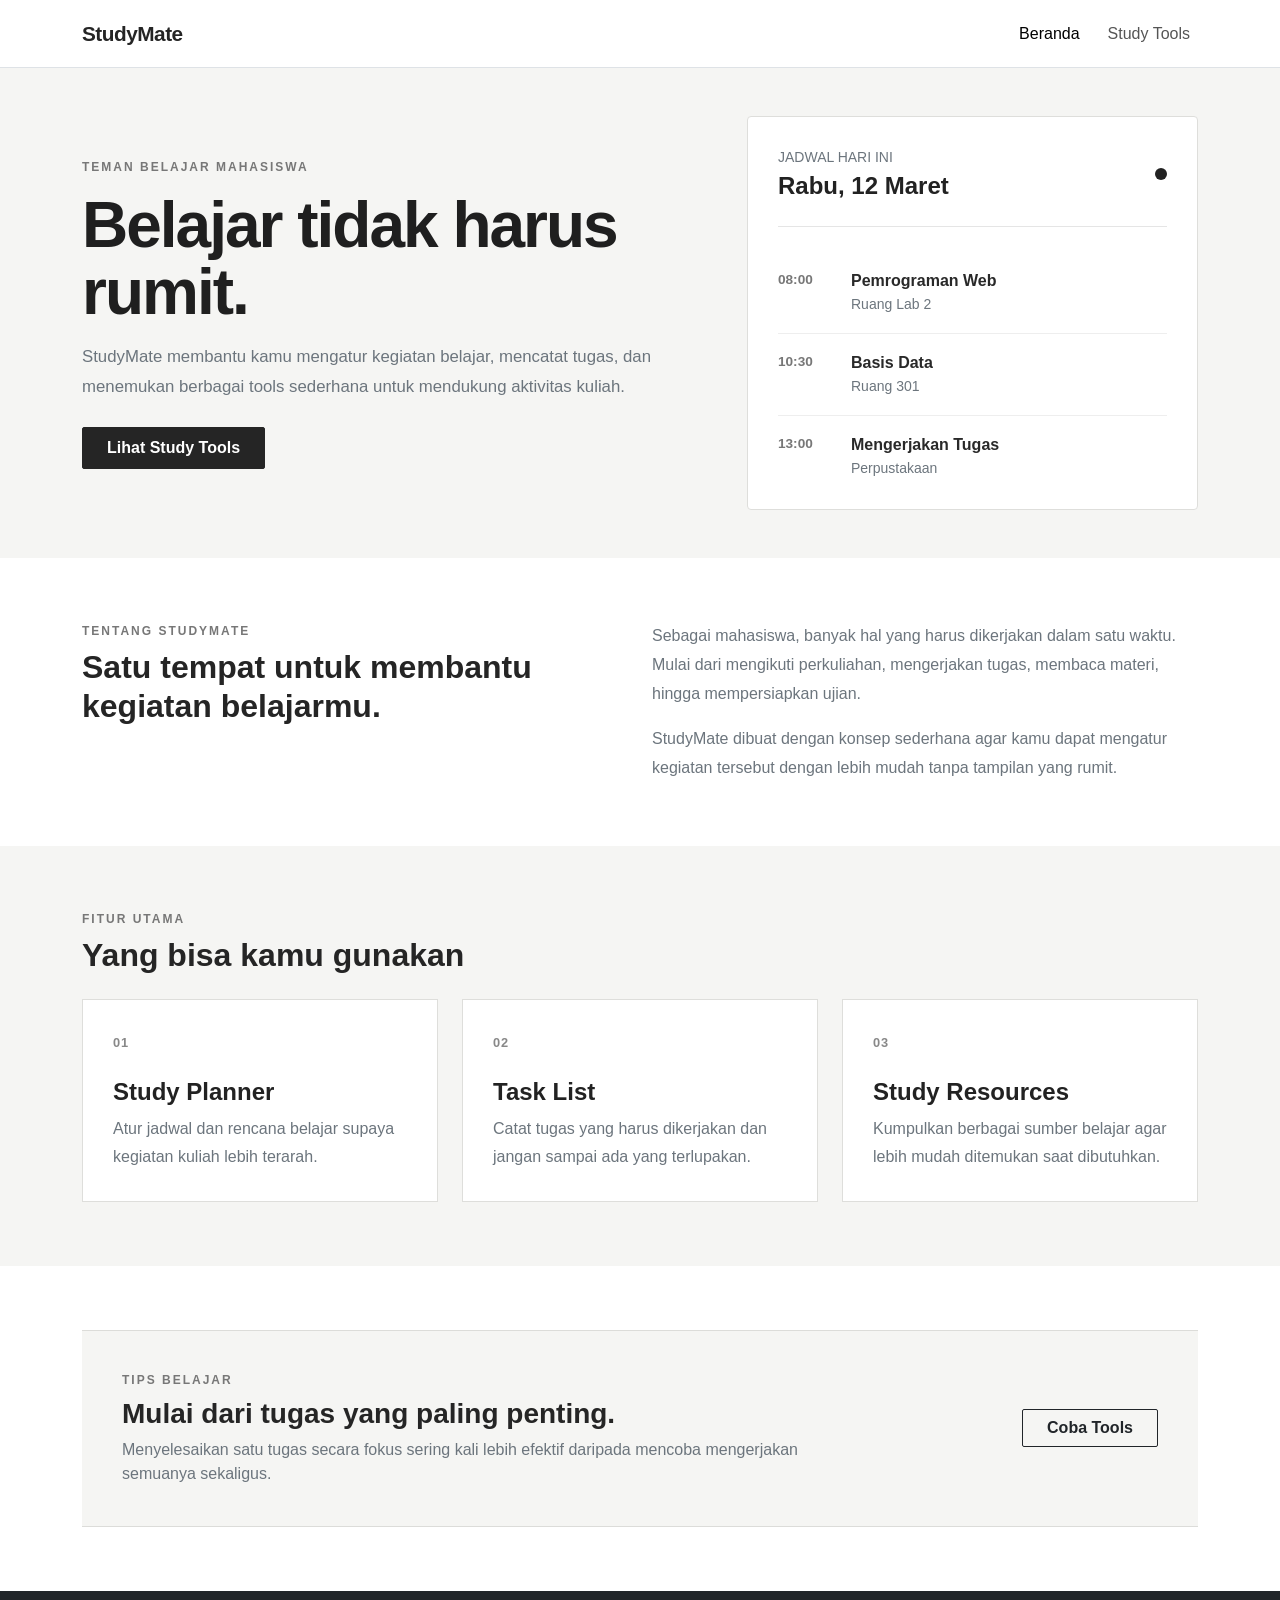
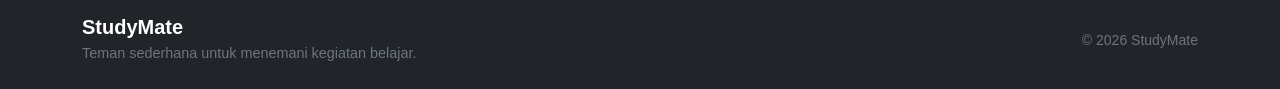
<file: index.html>
<!DOCTYPE html>
<html lang="id">
<head>
    <meta charset="UTF-8">
    <meta name="viewport" content="width=device-width, initial-scale=1.0">
    <title>StudyMate - Teman Belajar Mahasiswa</title>
    <link href="https://cdn.jsdelivr.net/npm/bootstrap@5.3.3/dist/css/bootstrap.min.css" rel="stylesheet">
    <link rel="stylesheet" href="style.css">
</head>
<body>
    <nav class="navbar navbar-expand-lg bg-white border-bottom">
        <div class="container">
            <a class="navbar-brand fw-bold" href="index.html">StudyMate</a>
            <button class="navbar-toggler" type="button" data-bs-toggle="collapse" data-bs-target="#navbarMenu" aria-controls="navbarMenu" aria-expanded="false" aria-label="Toggle navigation">
                <span class="navbar-toggler-icon"></span>
            </button>
            <div class="collapse navbar-collapse" id="navbarMenu">
                <ul class="navbar-nav ms-auto align-items-lg-center">
                    <li class="nav-item">
                        <a class="nav-link active" href="index.html">Beranda</a>
                    </li>
                    <li class="nav-item">
                        <a class="nav-link" href="tools.html">Study Tools</a>
                    </li>
                </ul>
            </div>
        </div>
    </nav>
    <main>
        <section class="intro-section">
            <div class="container">
                <div class="row align-items-center py-5">
                    <div class="col-lg-7">
                        <p class="intro-label mb-3">TEMAN BELAJAR MAHASISWA</p>
                        <h1 class="display-5 fw-bold mb-3">Belajar tidak harus rumit.</h1>
                        <p class="intro-text text-secondary mb-4">StudyMate membantu kamu mengatur kegiatan belajar, mencatat tugas, dan menemukan berbagai tools sederhana untuk mendukung aktivitas kuliah.</p>
                        <a href="tools.html" class="btn btn-dark px-4 py-2">Lihat Study Tools</a>
                    </div>
                    <div class="col-lg-5 mt-5 mt-lg-0">
                        <div class="schedule-card">
                            <div class="schedule-header">
                                <div>
                                    <p class="text-secondary small mb-1">JADWAL HARI INI</p>
                                    <h4 class="fw-bold mb-0">Rabu, 12 Maret</h4>
                                </div>
                                <span class="schedule-dot"></span>
                            </div>
                            <div class="schedule-line"></div>
                            <div class="schedule-item">
                                <div class="schedule-time">08:00</div>
                                <div>
                                    <h6 class="fw-bold mb-1">Pemrograman Web</h6>
                                    <p class="text-secondary small mb-0">Ruang Lab 2</p>
                                </div>
                            </div>
                            <div class="schedule-item">
                                <div class="schedule-time">10:30</div>
                                <div>
                                    <h6 class="fw-bold mb-1">Basis Data</h6>
                                    <p class="text-secondary small mb-0">Ruang 301</p>
                                </div>
                            </div>
                            <div class="schedule-item">
                                <div class="schedule-time">13:00</div>
                                <div>
                                    <h6 class="fw-bold mb-1">Mengerjakan Tugas</h6>
                                    <p class="text-secondary small mb-0">Perpustakaan</p>
                                </div>
                            </div>
                        </div>
                    </div>
                </div>
            </div>
        </section>
        <section class="py-5 bg-white">
            <div class="container py-3">
                <div class="row">
                    <div class="col-lg-5 mb-4 mb-lg-0">
                        <p class="section-label mb-2">TENTANG STUDYMATE</p>
                        <h2 class="fw-bold">Satu tempat untuk membantu kegiatan belajarmu.</h2>
                    </div>
                    <div class="col-lg-6 offset-lg-1">
                        <p class="text-secondary section-text">Sebagai mahasiswa, banyak hal yang harus dikerjakan dalam satu waktu. Mulai dari mengikuti perkuliahan, mengerjakan tugas, membaca materi, hingga mempersiapkan ujian.</p>
                        <p class="text-secondary section-text mb-0">StudyMate dibuat dengan konsep sederhana agar kamu dapat mengatur kegiatan tersebut dengan lebih mudah tanpa tampilan yang rumit.</p>
                    </div>
                </div>
            </div>
        </section>
        <section class="py-5">
            <div class="container py-3">
                <div class="mb-4">
                    <p class="section-label mb-2">FITUR UTAMA</p>
                    <h2 class="fw-bold">Yang bisa kamu gunakan</h2>
                </div>
                <div class="row g-4">
                    <div class="col-md-4">
                        <div class="simple-card h-100">
                            <span class="card-number">01</span>
                            <h4 class="fw-bold mt-4">Study Planner</h4>
                            <p class="text-secondary mb-0">Atur jadwal dan rencana belajar supaya kegiatan kuliah lebih terarah.</p>
                        </div>
                    </div>
                    <div class="col-md-4">
                        <div class="simple-card h-100">
                            <span class="card-number">02</span>
                            <h4 class="fw-bold mt-4">Task List</h4>
                            <p class="text-secondary mb-0">Catat tugas yang harus dikerjakan dan jangan sampai ada yang terlupakan.</p>
                        </div>
                    </div>
                    <div class="col-md-4">
                        <div class="simple-card h-100">
                            <span class="card-number">03</span>
                            <h4 class="fw-bold mt-4">Study Resources</h4>
                            <p class="text-secondary mb-0">Kumpulkan berbagai sumber belajar agar lebih mudah ditemukan saat dibutuhkan.</p>
                        </div>
                    </div>
                </div>
            </div>
        </section>
        <section class="py-5 bg-white">
            <div class="container py-3">
                <div class="study-tip">
                    <div class="row align-items-center">
                        <div class="col-lg-8">
                            <p class="section-label mb-2">TIPS BELAJAR</p>
                            <h3 class="fw-bold mb-2">Mulai dari tugas yang paling penting.</h3>
                            <p class="text-secondary mb-0">Menyelesaikan satu tugas secara fokus sering kali lebih efektif daripada mencoba mengerjakan semuanya sekaligus.</p>
                        </div>
                        <div class="col-lg-4 text-lg-end mt-4 mt-lg-0">
                            <a href="tools.html" class="btn btn-outline-dark px-4">Coba Tools</a>
                        </div>
                    </div>
                </div>
            </div>
        </section>
    </main>
    <footer class="py-4 bg-dark text-white">
        <div class="container">
            <div class="row align-items-center">
                <div class="col-md-6">
                    <h5 class="fw-bold mb-1">StudyMate</h5>
                    <p class="text-secondary mb-0">Teman sederhana untuk menemani kegiatan belajar.</p>
                </div>
                <div class="col-md-6 text-md-end mt-3 mt-md-0">
                    <small class="text-secondary">© 2026 StudyMate</small>
                </div>
            </div>
        </div>
    </footer>
    <div class="modal fade" id="welcomeModal" tabindex="-1" aria-labelledby="welcomeModalLabel" aria-hidden="true">
        <div class="modal-dialog modal-dialog-centered">
            <div class="modal-content border-0 shadow">
                <div class="modal-header">
                    <h5 class="modal-title fw-bold" id="welcomeModalLabel">Tentang StudyMate</h5>
                    <button type="button" class="btn-close" data-bs-dismiss="modal" aria-label="Close"></button>
                </div>
                <div class="modal-body">
                    <p class="text-secondary mb-0">StudyMate adalah website sederhana yang dibuat untuk membantu mahasiswa mengatur kegiatan belajar, tugas, dan berbagai kebutuhan akademik.</p>
                </div>
                <div class="modal-footer">
                    <button type="button" class="btn btn-dark" data-bs-dismiss="modal">Tutup</button>
                </div>
            </div>
        </div>
    </div>
    <script src="https://cdn.jsdelivr.net/npm/bootstrap@5.3.3/dist/js/bootstrap.bundle.min.js"></script>
    <script src="script.js"></script>
</body>
</html>
</file>
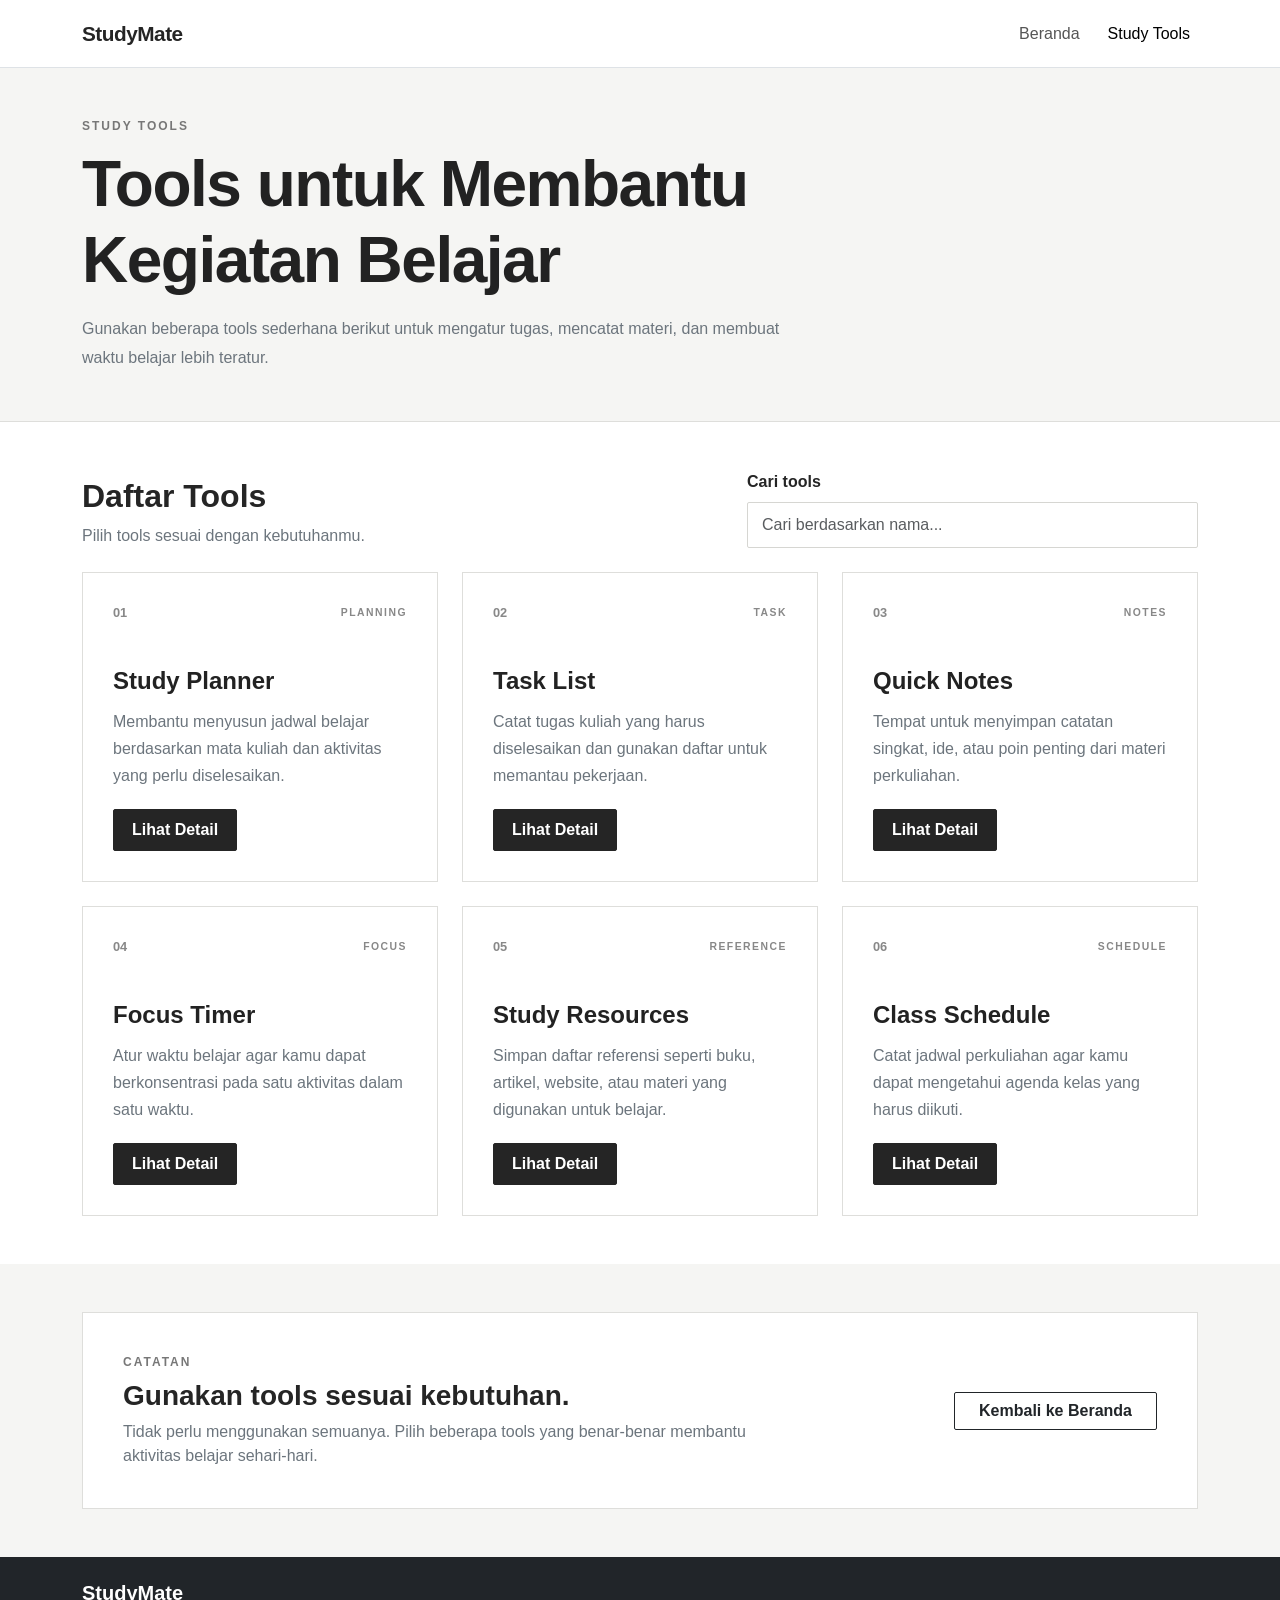
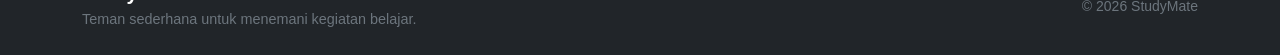
<file: tools.html>
<!DOCTYPE html>
<html lang="id">
<head>
    <meta charset="UTF-8">
    <meta name="viewport" content="width=device-width, initial-scale=1.0">
    <title>StudyMate - Study Tools</title>
    <link href="https://cdn.jsdelivr.net/npm/bootstrap@5.3.3/dist/css/bootstrap.min.css" rel="stylesheet">
    <link rel="stylesheet" href="style.css">
</head>
<body>
    <nav class="navbar navbar-expand-lg bg-white border-bottom">
        <div class="container">
            <a class="navbar-brand fw-bold" href="index.html">StudyMate</a>
            <button class="navbar-toggler" type="button" data-bs-toggle="collapse" data-bs-target="#navbarMenu" aria-controls="navbarMenu" aria-expanded="false" aria-label="Toggle navigation">
                <span class="navbar-toggler-icon"></span>
            </button>
            <div class="collapse navbar-collapse" id="navbarMenu">
                <ul class="navbar-nav ms-auto align-items-lg-center">
                    <li class="nav-item">
                        <a class="nav-link" href="index.html">Beranda</a>
                    </li>
                    <li class="nav-item">
                        <a class="nav-link active" href="tools.html">Study Tools</a>
                    </li>
                </ul>
            </div>
        </div>
    </nav>
    <main>
        <section class="tools-intro">
            <div class="container">
                <div class="row py-5">
                    <div class="col-lg-8">
                        <p class="section-label mb-2">STUDY TOOLS</p>
                        <h1 class="fw-bold mb-3">Tools untuk Membantu Kegiatan Belajar</h1>
                        <p class="text-secondary mb-0">Gunakan beberapa tools sederhana berikut untuk mengatur tugas, mencatat materi, dan membuat waktu belajar lebih teratur.</p>
                    </div>
                </div>
            </div>
        </section>
        <section class="py-5 bg-white">
            <div class="container">
                <div class="row align-items-end mb-4">
                    <div class="col-md-7">
                        <h2 class="fw-bold mb-2">Daftar Tools</h2>
                        <p class="text-secondary mb-0">Pilih tools sesuai dengan kebutuhanmu.</p>
                    </div>
                    <div class="col-md-5 mt-3 mt-md-0">
                        <label for="searchInput" class="form-label fw-semibold">Cari tools</label>
                        <input type="text" id="searchInput" class="form-control" placeholder="Cari berdasarkan nama..." onkeyup="searchTools()">
                    </div>
                </div>
                <div class="row g-4" id="toolsContainer">
                    <div class="col-md-6 col-lg-4 tool-item">
                        <div class="tool-box h-100">
                            <div class="tool-top">
                                <span class="tool-number">01</span>
                                <span class="tool-category">PLANNING</span>
                            </div>
                            <h4 class="fw-bold">Study Planner</h4>
                            <p class="text-secondary">Membantu menyusun jadwal belajar berdasarkan mata kuliah dan aktivitas yang perlu diselesaikan.</p>
                            <button class="btn btn-dark" data-bs-toggle="modal" data-bs-target="#toolModal" onclick="showTool('Study Planner', 'Study Planner dapat digunakan untuk menyusun rencana belajar, menentukan jadwal, dan mengatur aktivitas akademik agar lebih terarah.')">Lihat Detail</button>
                        </div>
                    </div>
                    <div class="col-md-6 col-lg-4 tool-item">
                        <div class="tool-box h-100">
                            <div class="tool-top">
                                <span class="tool-number">02</span>
                                <span class="tool-category">TASK</span>
                            </div>
                            <h4 class="fw-bold">Task List</h4>
                            <p class="text-secondary">Catat tugas kuliah yang harus diselesaikan dan gunakan daftar untuk memantau pekerjaan.</p>
                            <button class="btn btn-dark" data-bs-toggle="modal" data-bs-target="#toolModal" onclick="showTool('Task List', 'Task List membantu mencatat berbagai tugas kuliah dan mengelompokkan pekerjaan berdasarkan prioritas atau waktu pengerjaan.')">Lihat Detail</button>
                        </div>
                    </div>
                    <div class="col-md-6 col-lg-4 tool-item">
                        <div class="tool-box h-100">
                            <div class="tool-top">
                                <span class="tool-number">03</span>
                                <span class="tool-category">NOTES</span>
                            </div>
                            <h4 class="fw-bold">Quick Notes</h4>
                            <p class="text-secondary">Tempat untuk menyimpan catatan singkat, ide, atau poin penting dari materi perkuliahan.</p>
                            <button class="btn btn-dark" data-bs-toggle="modal" data-bs-target="#toolModal" onclick="showTool('Quick Notes', 'Quick Notes dapat digunakan untuk mencatat poin penting dari materi kuliah, ide tugas, atau hal yang perlu diingat.')">Lihat Detail</button>
                        </div>
                    </div>
                    <div class="col-md-6 col-lg-4 tool-item">
                        <div class="tool-box h-100">
                            <div class="tool-top">
                                <span class="tool-number">04</span>
                                <span class="tool-category">FOCUS</span>
                            </div>
                            <h4 class="fw-bold">Focus Timer</h4>
                            <p class="text-secondary">Atur waktu belajar agar kamu dapat berkonsentrasi pada satu aktivitas dalam satu waktu.</p>
                            <button class="btn btn-dark" data-bs-toggle="modal" data-bs-target="#toolModal" onclick="showTool('Focus Timer', 'Focus Timer membantu membagi waktu belajar menjadi sesi tertentu sehingga kamu dapat menjaga konsentrasi selama mengerjakan aktivitas.')">Lihat Detail</button>
                        </div>
                    </div>
                    <div class="col-md-6 col-lg-4 tool-item">
                        <div class="tool-box h-100">
                            <div class="tool-top">
                                <span class="tool-number">05</span>
                                <span class="tool-category">REFERENCE</span>
                            </div>
                            <h4 class="fw-bold">Study Resources</h4>
                            <p class="text-secondary">Simpan daftar referensi seperti buku, artikel, website, atau materi yang digunakan untuk belajar.</p>
                            <button class="btn btn-dark" data-bs-toggle="modal" data-bs-target="#toolModal" onclick="showTool('Study Resources', 'Study Resources membantu mengumpulkan berbagai referensi belajar sehingga kamu dapat menemukannya kembali dengan lebih mudah.')">Lihat Detail</button>
                        </div>
                    </div>
                    <div class="col-md-6 col-lg-4 tool-item">
                        <div class="tool-box h-100">
                            <div class="tool-top">
                                <span class="tool-number">06</span>
                                <span class="tool-category">SCHEDULE</span>
                            </div>
                            <h4 class="fw-bold">Class Schedule</h4>
                            <p class="text-secondary">Catat jadwal perkuliahan agar kamu dapat mengetahui agenda kelas yang harus diikuti.</p>
                            <button class="btn btn-dark" data-bs-toggle="modal" data-bs-target="#toolModal" onclick="showTool('Class Schedule', 'Class Schedule membantu mencatat jadwal mata kuliah, waktu perkuliahan, dan ruangan agar agenda kuliah lebih mudah diingat.')">Lihat Detail</button>
                        </div>
                    </div>
                </div>
                <div id="noResult" class="text-center py-5 d-none">
                    <h5 class="fw-bold">Tools tidak ditemukan</h5>
                    <p class="text-secondary mb-0">Silakan coba kata kunci lainnya.</p>
                </div>
            </div>
        </section>
        <section class="py-5">
            <div class="container">
                <div class="simple-message">
                    <div class="row align-items-center">
                        <div class="col-lg-8">
                            <p class="section-label mb-2">CATATAN</p>
                            <h3 class="fw-bold mb-2">Gunakan tools sesuai kebutuhan.</h3>
                            <p class="text-secondary mb-0">Tidak perlu menggunakan semuanya. Pilih beberapa tools yang benar-benar membantu aktivitas belajar sehari-hari.</p>
                        </div>
                        <div class="col-lg-4 text-lg-end mt-4 mt-lg-0">
                            <a href="index.html" class="btn btn-outline-dark px-4">Kembali ke Beranda</a>
                        </div>
                    </div>
                </div>
            </div>
        </section>
    </main>
    <footer class="py-4 bg-dark text-white">
        <div class="container">
            <div class="row align-items-center">
                <div class="col-md-6">
                    <h5 class="fw-bold mb-1">StudyMate</h5>
                    <p class="text-secondary mb-0">Teman sederhana untuk menemani kegiatan belajar.</p>
                </div>
                <div class="col-md-6 text-md-end mt-3 mt-md-0">
                    <small class="text-secondary">© 2026 StudyMate</small>
                </div>
            </div>
        </div>
    </footer>
    <div class="modal fade" id="toolModal" tabindex="-1" aria-labelledby="toolModalLabel" aria-hidden="true">
        <div class="modal-dialog modal-dialog-centered">
            <div class="modal-content border-0 shadow">
                <div class="modal-header">
                    <h5 class="modal-title fw-bold" id="modalTitle">Study Tool</h5>
                    <button type="button" class="btn-close" data-bs-dismiss="modal" aria-label="Close"></button>
                </div>
                <div class="modal-body">
                    <p class="text-secondary mb-0" id="modalDescription"></p>
                </div>
                <div class="modal-footer">
                    <button type="button" class="btn btn-dark" data-bs-dismiss="modal">Tutup</button>
                </div>
            </div>
        </div>
    </div>
    <script src="https://cdn.jsdelivr.net/npm/bootstrap@5.3.3/dist/js/bootstrap.bundle.min.js"></script>
    <script src="script.js"></script>
</body>
</html>
</file>
<file: style.css>
* {
    box-sizing: border-box;
}
body {
    margin: 0;
    font-family: Arial, Helvetica, sans-serif;
    color: #252525;
    background-color: #f5f5f3;
}
.navbar {
    min-height: 68px;
}
.navbar-brand {
    color: #252525 !important;
    font-size: 1.3rem;
    letter-spacing: -0.5px;
}
.nav-link {
    color: #555 !important;
    margin-left: 12px;
    transition: 0.2s ease;
}
.nav-link:hover,
.nav-link.active {
    color: #000 !important;
}
.intro-section {
    background-color: #f5f5f3;
}
.intro-section h1 {
    max-width: 650px;
    color: #1f1f1f;
    font-size: clamp(2.5rem, 5vw, 4.5rem);
    line-height: 1.05;
    letter-spacing: -2px;
}
.intro-label,
.section-label {
    color: #777;
    font-size: 0.75rem;
    font-weight: 700;
    letter-spacing: 2px;
}
.intro-text {
    max-width: 620px;
    font-size: 1.05rem;
    line-height: 1.8;
}
.schedule-card {
    max-width: 460px;
    margin-left: auto;
    padding: 30px;
    background-color: #fff;
    border: 1px solid #dededb;
    border-radius: 4px;
}
.schedule-header {
    display: flex;
    align-items: center;
    justify-content: space-between;
}
.schedule-header h4 {
    color: #222;
}
.schedule-dot {
    width: 12px;
    height: 12px;
    border-radius: 50%;
    background-color: #222;
}
.schedule-line {
    height: 1px;
    background-color: #e5e5e5;
    margin: 25px 0;
}
.schedule-item {
    display: flex;
    gap: 25px;
    padding: 18px 0;
    border-bottom: 1px solid #eeeeee;
}
.schedule-item:last-child {
    border-bottom: 0;
    padding-bottom: 0;
}
.schedule-time {
    min-width: 48px;
    color: #777;
    font-size: 0.85rem;
    font-weight: 600;
}
.schedule-item h6 {
    margin-top: 1px;
    color: #292929;
}
.section-text {
    max-width: 650px;
    line-height: 1.8;
}
.simple-card {
    padding: 30px;
    background-color: #fff;
    border: 1px solid #dededb;
    transition: 0.25s ease;
}
.simple-card:hover {
    border-color: #999;
    transform: translateY(-4px);
}
.card-number {
    color: #888;
    font-size: 0.8rem;
    font-weight: 700;
    letter-spacing: 1px;
}
.simple-card h4 {
    color: #222;
}
.simple-card p {
    line-height: 1.75;
}
.study-tip {
    padding: 40px;
    background-color: #f5f5f3;
    border-top: 1px solid #dcdcd9;
    border-bottom: 1px solid #dcdcd9;
}
.tools-intro {
    background-color: #f5f5f3;
    border-bottom: 1px solid #dededb;
}
.tools-intro h1 {
    color: #222;
    font-size: clamp(2.3rem, 5vw, 4rem);
    letter-spacing: -1.5px;
}
.tools-intro p {
    max-width: 700px;
    line-height: 1.8;
}
.tool-box {
    padding: 30px;
    background-color: #fff;
    border: 1px solid #dededb;
    transition: 0.25s ease;
}
.tool-box:hover {
    border-color: #999;
    transform: translateY(-4px);
}
.tool-top {
    display: flex;
    align-items: center;
    justify-content: space-between;
    margin-bottom: 45px;
}
.tool-number {
    color: #888;
    font-size: 0.8rem;
    font-weight: 700;
}
.tool-category {
    color: #888;
    font-size: 0.65rem;
    font-weight: 700;
    letter-spacing: 1.5px;
}
.tool-box h4 {
    color: #222;
    margin-bottom: 12px;
}
.tool-box p {
    min-height: 85px;
    line-height: 1.7;
}
.tool-box .btn {
    border-radius: 2px;
    padding: 8px 18px;
}
.form-control {
    border-radius: 2px;
    border-color: #d6d6d2;
    padding: 10px 14px;
}
.form-control:focus {
    border-color: #555;
    box-shadow: 0 0 0 0.15rem rgba(0, 0, 0, 0.08);
}
.simple-message {
    padding: 40px;
    background-color: #fff;
    border: 1px solid #dededb;
}
footer {
    margin-top: 0;
}
footer h5 {
    color: #fff;
}
footer p {
    font-size: 0.9rem;
}
.btn {
    border-radius: 2px;
    font-weight: 600;
}
.btn-dark {
    background-color: #252525;
    border-color: #252525;
}
.btn-dark:hover {
    background-color: #000;
    border-color: #000;
}
.btn-outline-dark:hover {
    background-color: #252525;
}
.modal-content {
    border-radius: 3px !important;
}
.modal-header,
.modal-footer {
    border-color: #eeeeee;
}
@media (max-width: 991.98px) {
    .nav-link {
        margin-left: 0;
        padding: 10px 0;
    }
    .intro-section {
        padding-top: 10px;
    }
    .schedule-card {
        margin-left: 0;
        max-width: 100%;
    }
    .tool-box p {
        min-height: auto;
    }
}
@media (max-width: 767.98px) {
    .intro-section h1 {
        letter-spacing: -1px;
    }
    .intro-text {
        font-size: 1rem;
    }
    .schedule-card {
        padding: 24px;
    }
    .schedule-item {
        gap: 18px;
    }
    .simple-card,
    .tool-box {
        padding: 25px;
    }
    .study-tip,
    .simple-message {
        padding: 28px;
    }
    .tool-top {
        margin-bottom: 30px;
    }
}
@media (max-width: 575.98px) {
    .intro-section h1 {
        font-size: 2.5rem;
    }
    .intro-section .btn {
        width: 100%;
    }
    .schedule-card {
        padding: 20px;
    }
    .schedule-item {
        gap: 14px;
    }
    .schedule-time {
        min-width: 42px;
    }
    .simple-card,
    .tool-box {
        padding: 22px;
    }
}
</file>
